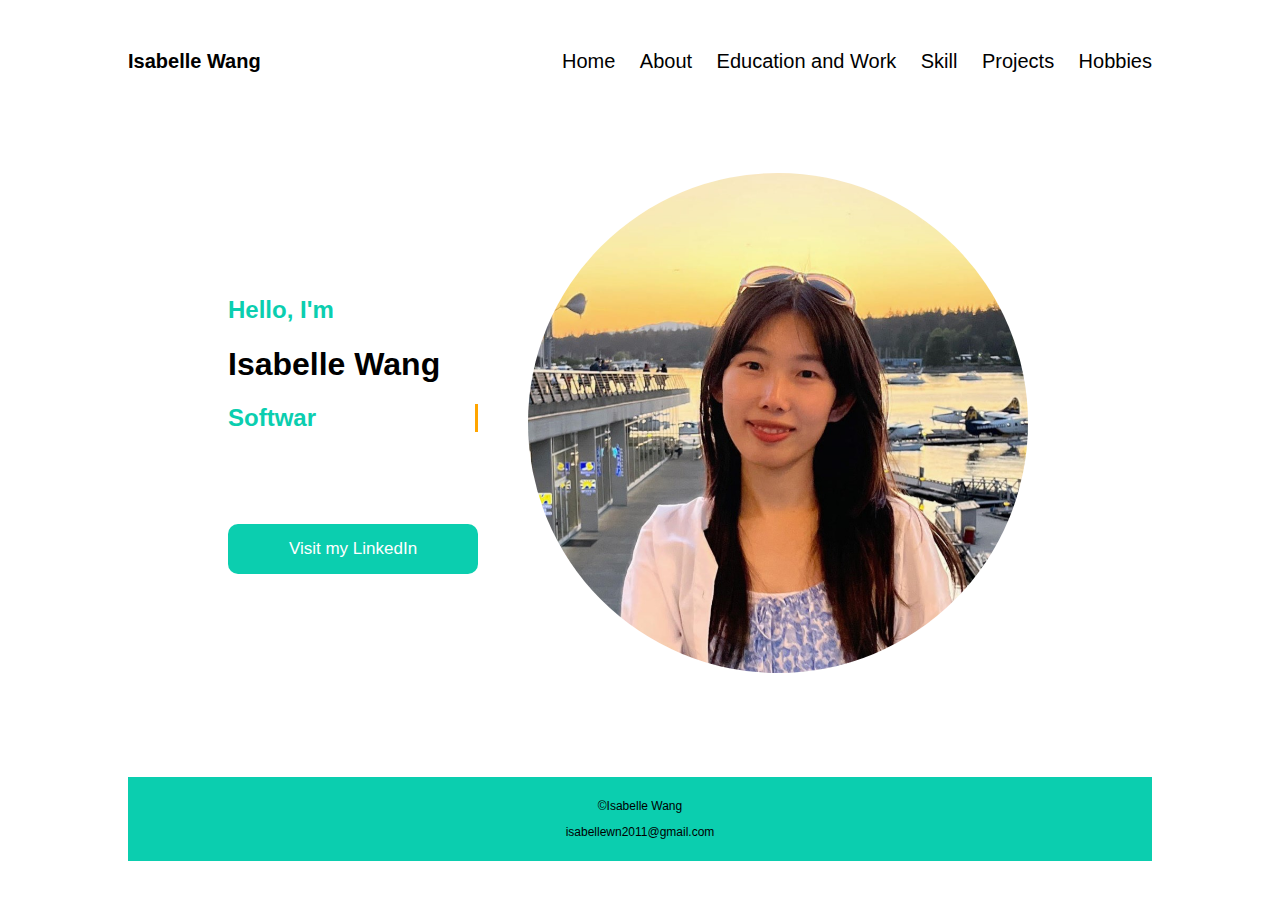
<file: index.html>
<!DOCTYPE html>
<html lang="en">

<head>
    <meta charset="utf-8">
    <title>Isabelle Wang's Website</title>
    <link rel="icon" type="image/x-icon" href="img/favicon.ico">
    <meta name="keywords" content="Isabelle Wang, Software QA Engineer, Vancouver">
    <meta name="description" content="Isabelle Wang's home page">
    <meta content="width=device-width, initial-scale=1.0" name="viewport">
    <link href="style.css" rel="stylesheet">
    <script src="type_effect.js"></script>
</head>

<body class="wrapper"> 

    <header>
        <div class="left" href="index.html">
            Isabelle Wang
        </div>

        <div class="right">
            <a href="index.html">Home</a>
            <a href="about_me.html">About</a>
            <a href="education_and_experience.html">Education and Work</a>
            <a href="skill.html">Skill</a>
            <a href="project.html">Projects</a>
            <a href="hobby.html">Hobbies</a>
        </div> 
    </header>
    
    <main>
        <div class="row">
            <div class="flex-item">
                <h2 class="green-text">Hello, I'm</h2>
                <h1>Isabelle Wang</h1>
                <h2 class='green-text' id="typewriter-text"></h2> <br><br><br><br>
                <a href="https://www.linkedin.com/in/isabelle-wang-248357293/"><button class="btn">Visit my LinkedIn</button></a>
            </div>
            <div class="flex-item">
                <img id="profile-img" src="img/isaProfile.jpg" alt="">
            </div>
            
        </div>

    </main>

    <footer>
        <p>&copy;Isabelle Wang</p>
        <p>isabellewn2011@gmail.com</p>
    </footer>
  
</body>
</html>
</file>
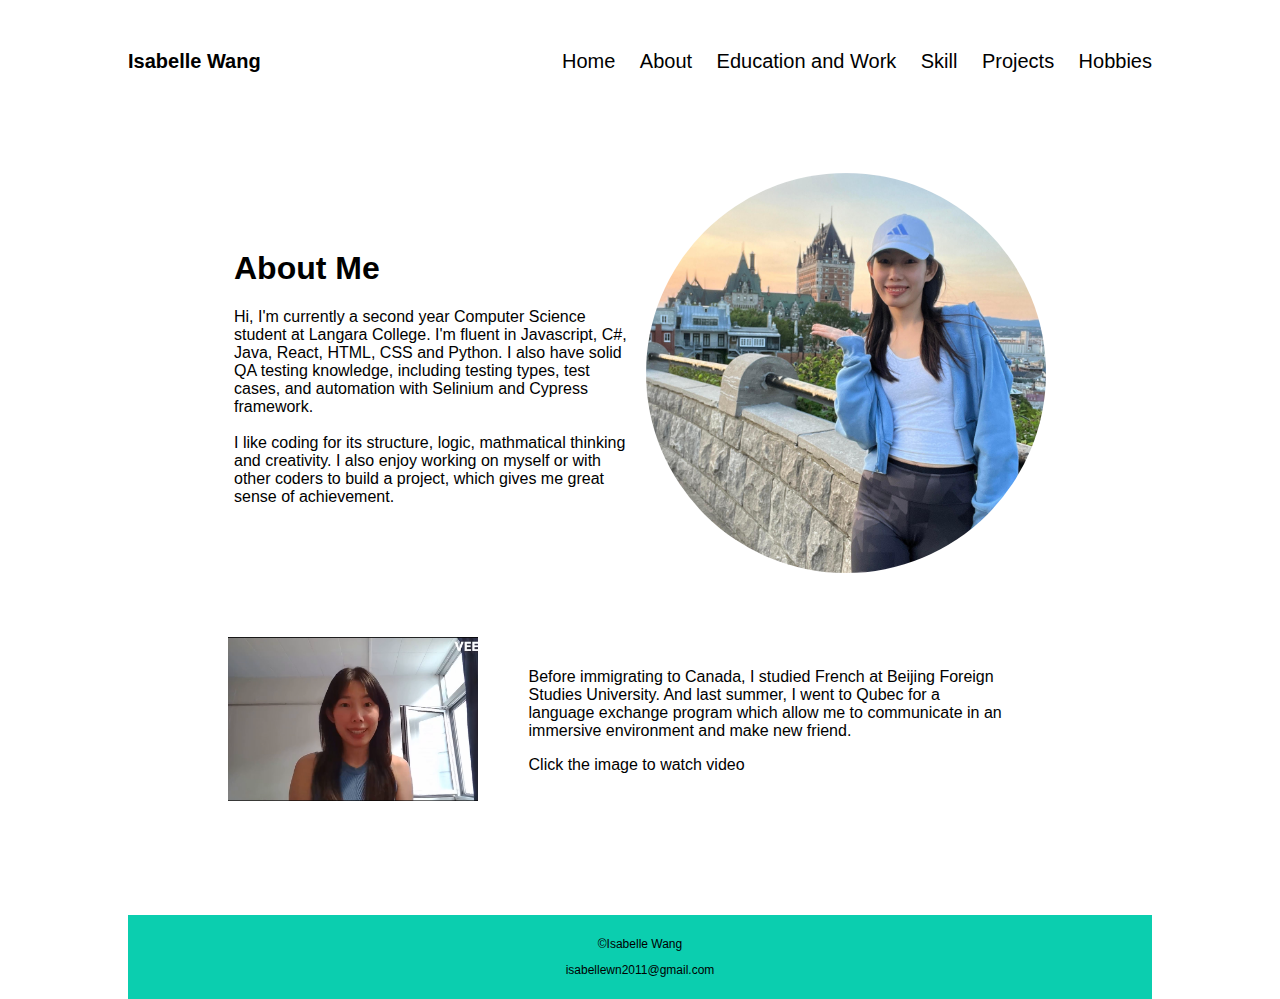
<file: about_me.html>
<!DOCTYPE html>
<html lang="en">

<head>
    <meta charset="utf-8">
    <title>Isabelle Wang's Website</title>
    <link rel="icon" type="image/x-icon" href="img/favicon.ico">
    <meta name="keywords" content="Isabelle Wang, Software QA Engineer, Vancouver">
    <meta name="description" content="Isabelle Wang's about-me page">
    <meta content="width=device-width, initial-scale=1.0" name="viewport">
    <link href="style.css" rel="stylesheet">
</head>

<body class="wrapper"> 
    <header>
        <div class="left" href="index.html">Isabelle Wang</div>

        <div class="right">
            <a href="index.html">Home</a>
            <a href="about_me.html">About</a>
            <a href="education_and_experience.html">Education and Work</a>
            <a href="skill.html">Skill</a>
            <a href="project.html">Projects</a>
            <a href="hobby.html">Hobbies</a>
        </div> 
    </header>
    
    <main>
        <div class="row">
            <div>
                <h1>About Me</h1>
                <p class="discription">
                    Hi, I'm currently a second year Computer Science student at Langara College. I'm fluent in Javascript, C#, Java, React, HTML, CSS and Python.
                    I also have solid QA testing knowledge, including testing types, test cases, and automation with Selinium and Cypress framework.<br><br>
                    I like coding for its structure, logic, mathmatical thinking and creativity. I also enjoy working on myself or with other coders to build a project, 
                    which gives me great sense of achievement.
                </p> 
            </div>
            <div><img class="img-round" src="img/aboutme.jpg" alt=""></div>
            
        </div>

        <div class="row">
            <div class="flex-item">
                <a href="https://drive.google.com/drive/folders/1sBuA8tYlI6I0cFrqVL9BKuDVSs1Tx8ri"><img class="img-fluid zoom" src="img/veed.png"> </a>
            </div>
            <div class="flex-item">
                <p>
                    Before immigrating to Canada, I studied French at Beijing Foreign Studies University. 
                    And last summer, I went to Qubec for a language exchange program which allow 
                    me to communicate in an immersive environment and make new friend.  
                </p>
                <p>Click the image to watch video</p>
            </div>
        </div>
    </main>

    <footer>
        <p>&copy;Isabelle Wang</p>
        <p>isabellewn2011@gmail.com</p>
    </footer>

</body>

</html>
</file>
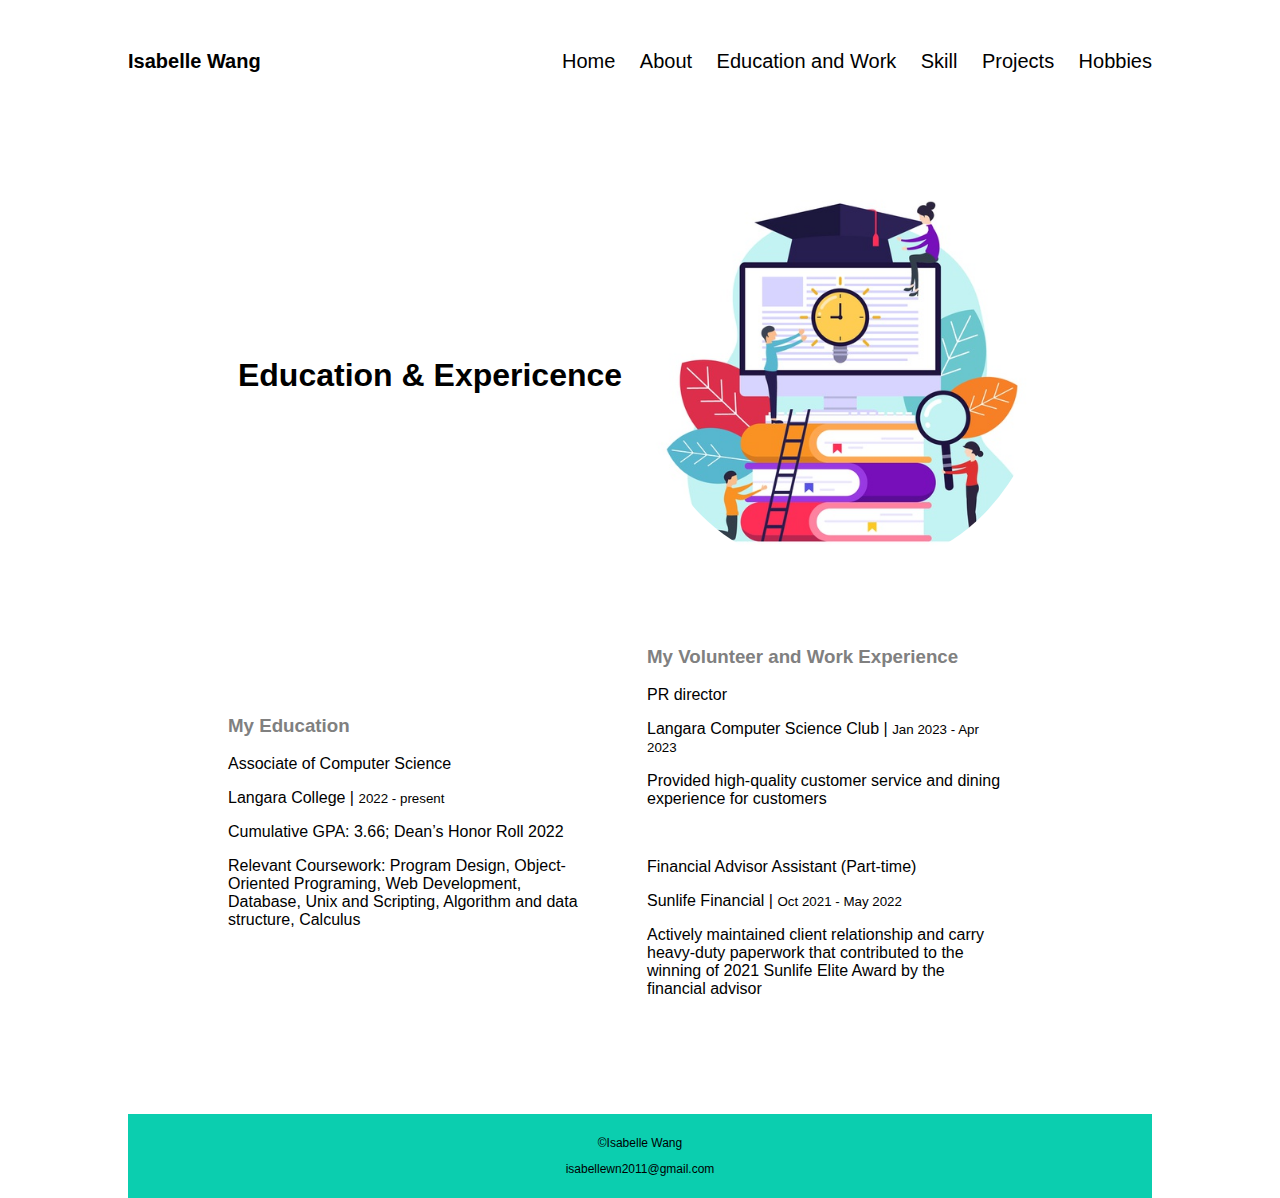
<file: education_and_experience.html>
<!DOCTYPE html>
<html lang="en">

<head>
    <meta charset="utf-8">
    <meta name="keywords" content="Isabelle Wang, Software QA Engineer, Vancouver">
    <meta name="description" content="Isabelle Wang's education and work experience page">
    <title>Isabelle Wang's Website</title>
    <link rel="icon" type="image/x-icon" href="img/favicon.ico">
    <meta content="width=device-width, initial-scale=1.0" name="viewport">
    <link href="style.css" rel="stylesheet">
</head>

<body class="wrapper">

    <header>
        <div class="left" href="index.html">Isabelle Wang</div>

        <div class="right">
            <a href="index.html">Home</a>
            <a href="about_me.html">About</a>
            <a href="education_and_experience.html">Education and Work</a>
            <a href="skill.html">Skill</a>
            <a href="project.html">Projects</a>
            <a href="hobby.html">Hobbies</a>
        </div> 
    </header>
    

    <main>
        <div class="row">
            <h1>Education & Expericence</h1>
            <div><img src="img/edu.png" class="img-round" alt=""></div>
        </div>
        
        <div class="row">
            <div class="flex-item">
                <h3 class="">My Education</h3>
                <div class="">
                    <p class=""><strong>Associate of Computer Science</strong></p>
                    <p class=""><strong>Langara College</strong> | <small>2022 - present</small></p>
                    <p>Cumulative GPA: 3.66; Dean’s Honor Roll 2022 </p>
                    <p>Relevant Coursework: Program Design, Object-Oriented Programing, Web Development, Database, Unix and Scripting, Algorithm and data structure, Calculus</p>
                </div>
            </div>
    
            <div class="flex-item">
                <h3 class="">My Volunteer and Work Experience</h3>
                <div class="">        
                    <p class=""><strong>PR director</strong></p>
                    <p class=""><strong>Langara Computer Science Club</strong> | <small>Jan 2023 - Apr 2023</small></p>
                    <p>Provided high-quality customer service and dining experience for customers</p>
                </div>
                <br>
                <div class=""> 
                    <p class=""><strong>Financial Advisor Assistant (Part-time) </strong></p>
                    <p class=""><strong>Sunlife Financial</strong> | <small>Oct 2021 - May 2022</small></p>
                    <p>Actively maintained client relationship and carry heavy-duty paperwork that contributed to the winning of 2021 Sunlife Elite Award by the financial advisor</p>
                </div>
                
            </div>
        </div>
    
    </main>

    <footer>
        <p>&copy;Isabelle Wang</p>
        <p>isabellewn2011@gmail.com</p>
    
    </footer>


</body>

</html>
</file>
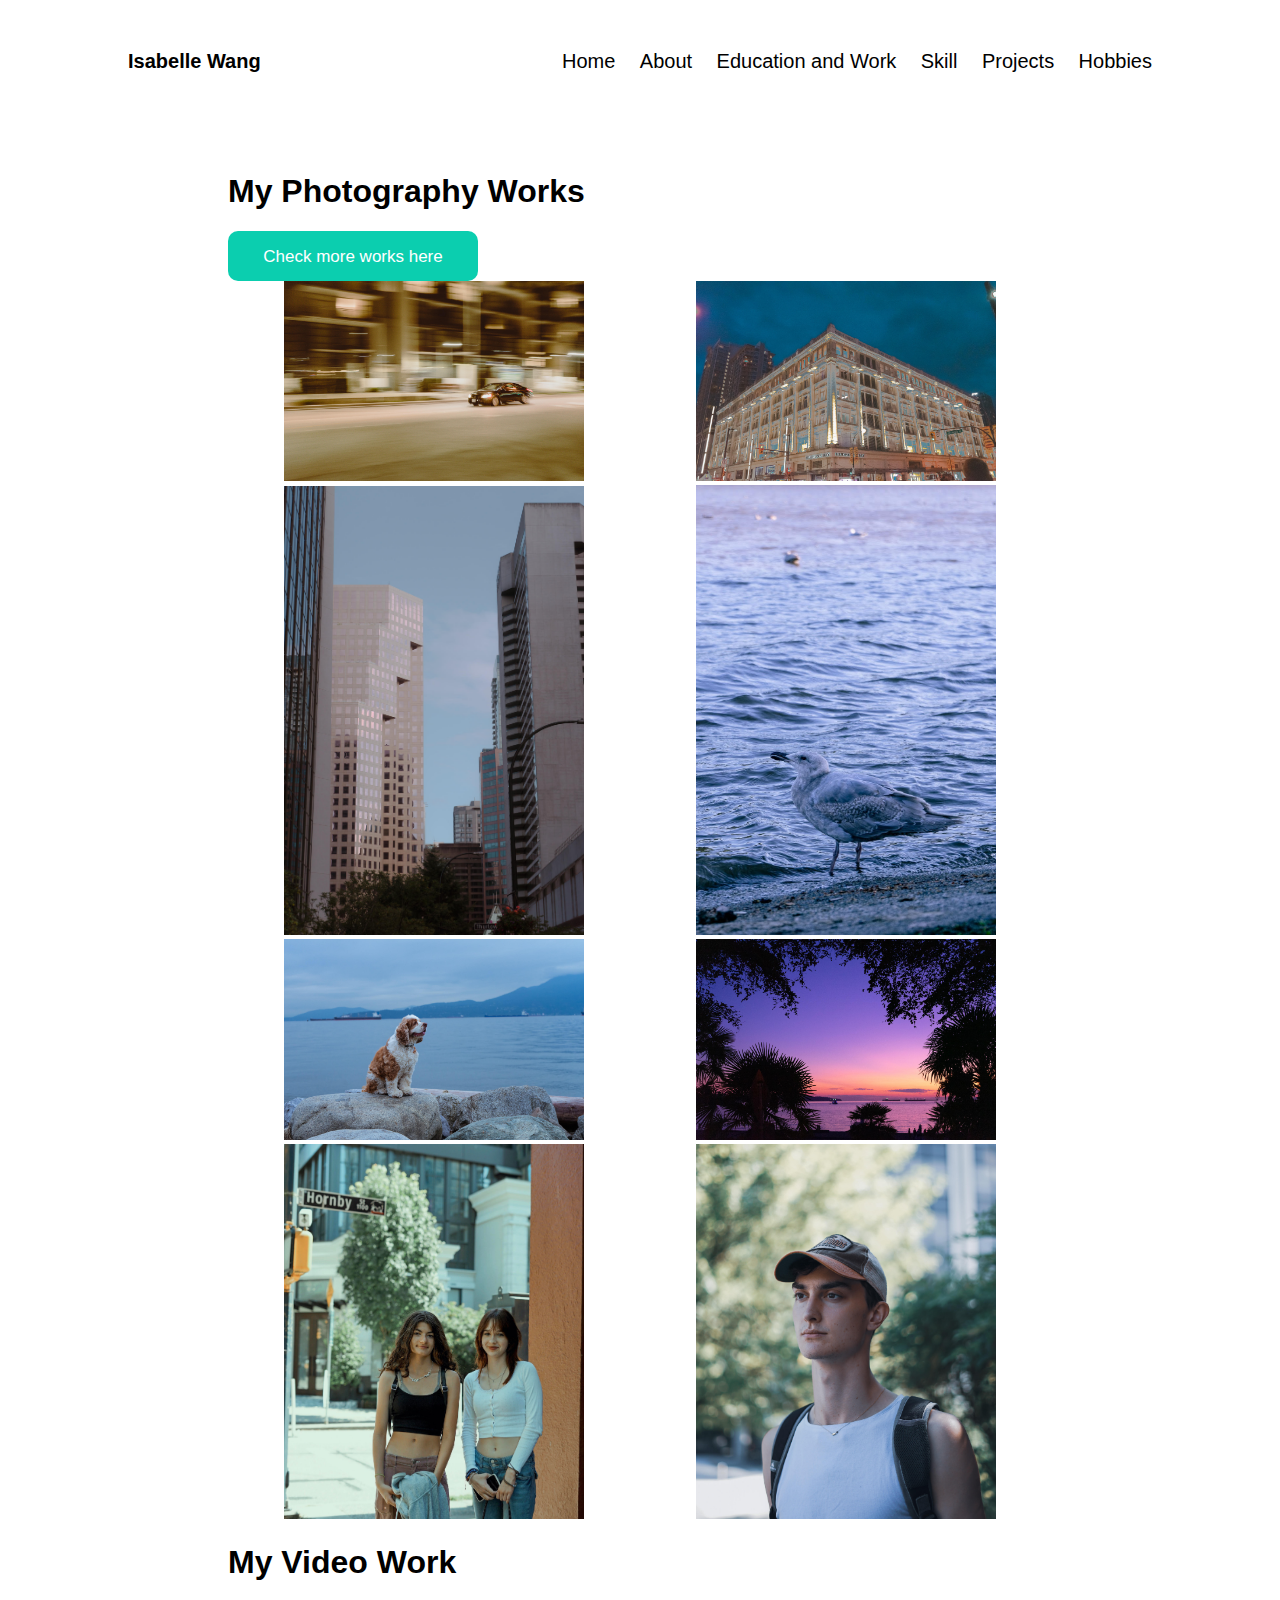
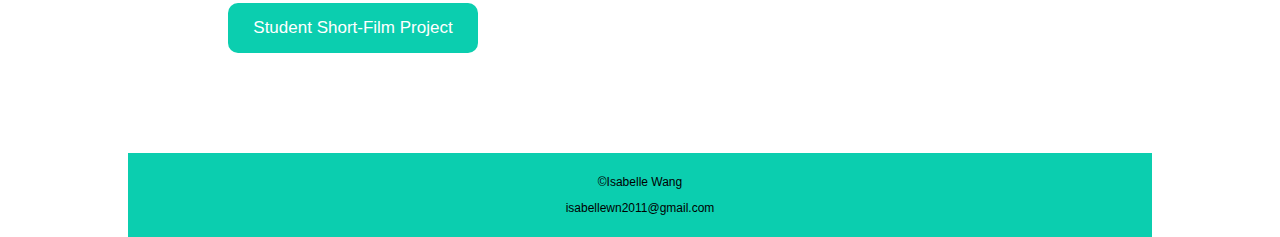
<file: hobby.html>
<!DOCTYPE html>
<html lang="en">

<head>
    <meta charset="utf-8">
    <meta name="keywords" content="Isabelle Wang, Software QA Engineer, Vancouver">
    <meta name="description" content="Isabelle Wang's hobby page">
    <title>Isabelle Wang's Website</title>
    <link rel="icon" type="image/x-icon" href="img/favicon.ico">
    <meta content="width=device-width, initial-scale=1.0" name="viewport">
    <link href="style.css" rel="stylesheet">
</head>

<body class="wrapper">

    <header>
        <div class="left" href="index.html">Isabelle Wang</div>

        <div class="right">
            <a href="index.html">Home</a>
            <a href="about_me.html">About</a>
            <a href="education_and_experience.html">Education and Work</a>
            <a href="skill.html">Skill</a>
            <a href="project.html">Projects</a>
            <a href="hobby.html">Hobbies</a>
        </div> 
    </header>

    <main>
        <h1 class="">My Photography Works</h1>
        <a href="https://www.instagram.com/ning_isabelle/"><button class="btn">Check more works here</button></a>
        
      
        <div class="hobby-container">
            <div class="">
                <img class="img-work" src="img/pic1.jpg" alt="">  
            </div>
            <div class="">
                <img class="img-work" src="img/pic2.jpg" alt=""> 
            </div>
            <div class="">
                <img class="img-work" src="img/pic3.jpg" alt=""> 
            </div>
            <div class="">
                <img class="img-work" src="img/pic4.jpg" alt=""> 
            </div> 
            <div class="">
                <img class="img-work" src="img/pic5.jpg" alt=""> 
            </div> 
            <div class="">
                <img class="img-work " src="img/pic6.jpg" alt=""> 
            </div> 
            <div class="">
                <img class="img-work" src="img/pic7.jpg" alt=""> 
            </div> 
            <div class="">
                <img class="img-work" src="img/pic8.jpg" alt=""> 
            </div> 
        </div> 

        <h1 class="">My Video Work</h1>
        <a href="https://www.youtube.com/watch?v=Lk291ZgktL4"><button class="btn">Student Short-Film Project</button></a>
        
        
    </main>
    <footer>
        <p>&copy;Isabelle Wang</p>
        <p>isabellewn2011@gmail.com</p>  
    </footer>
</body>


</html>
</file>
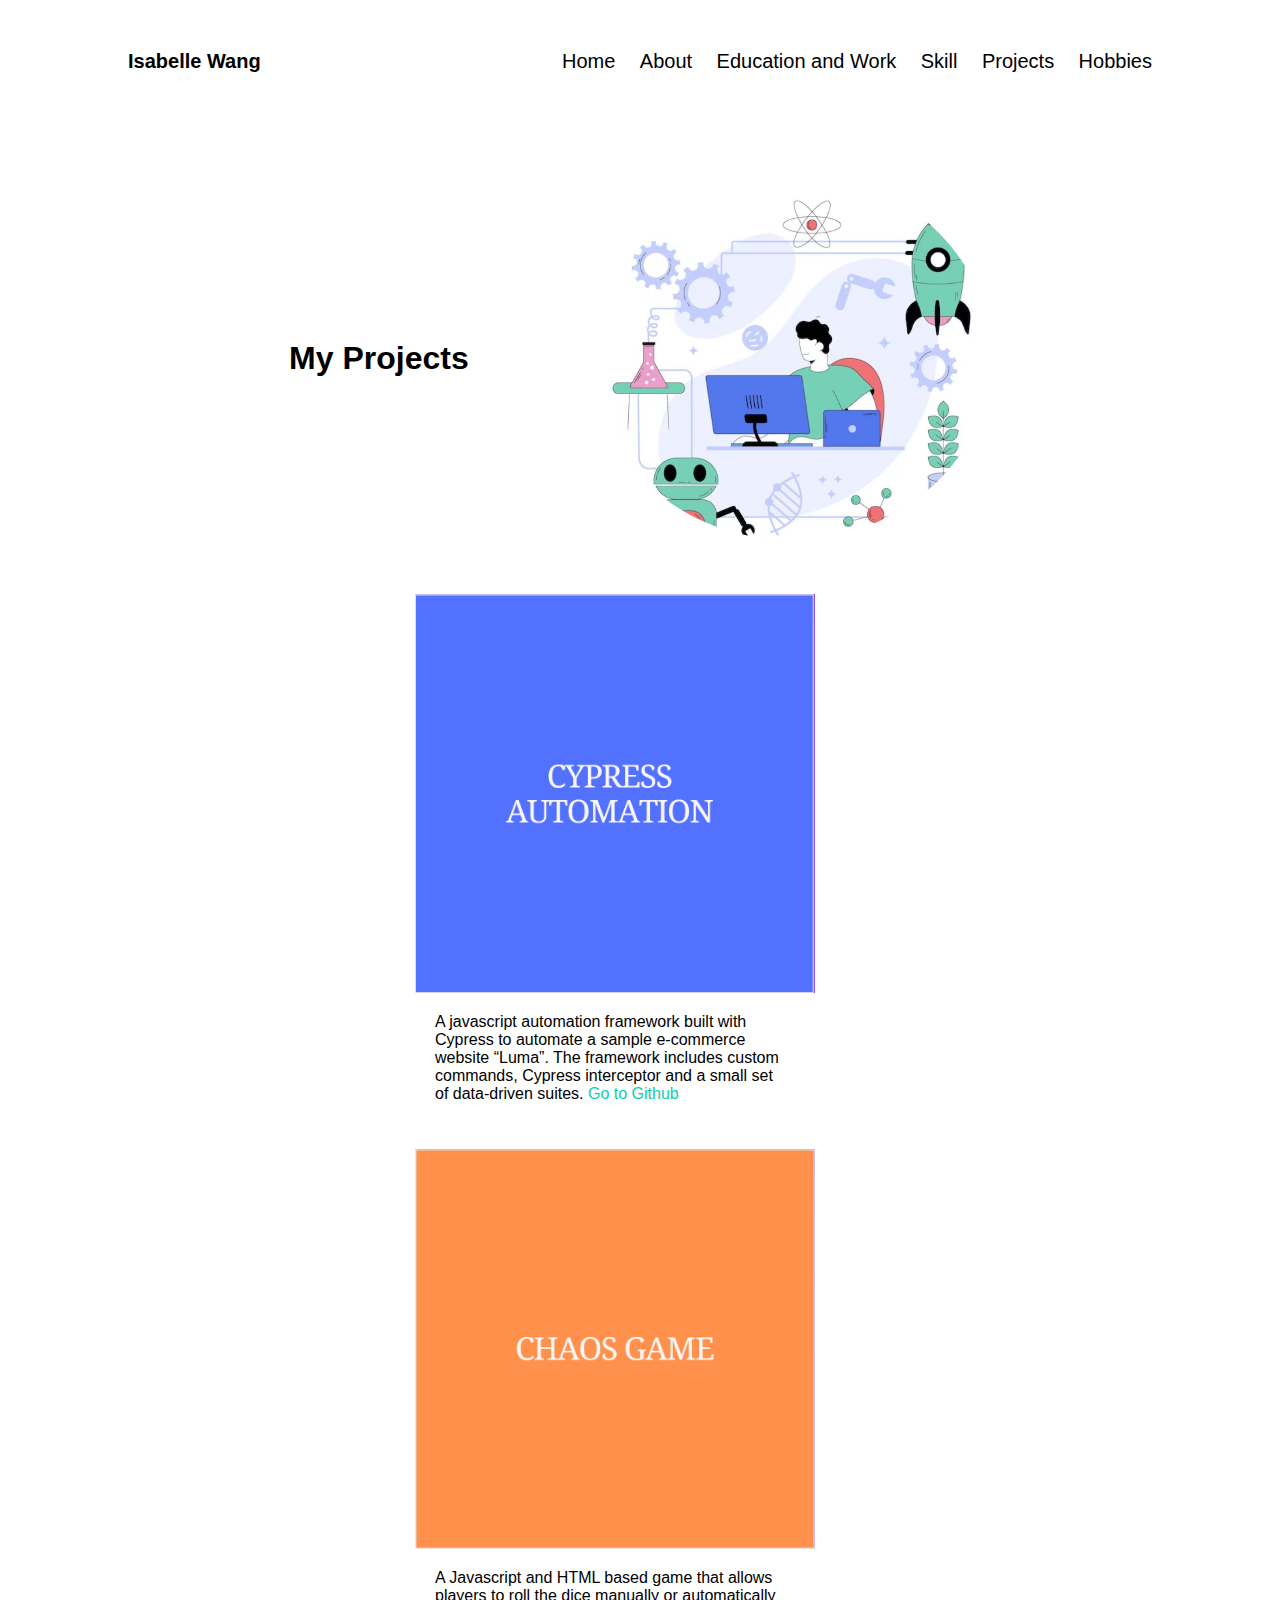
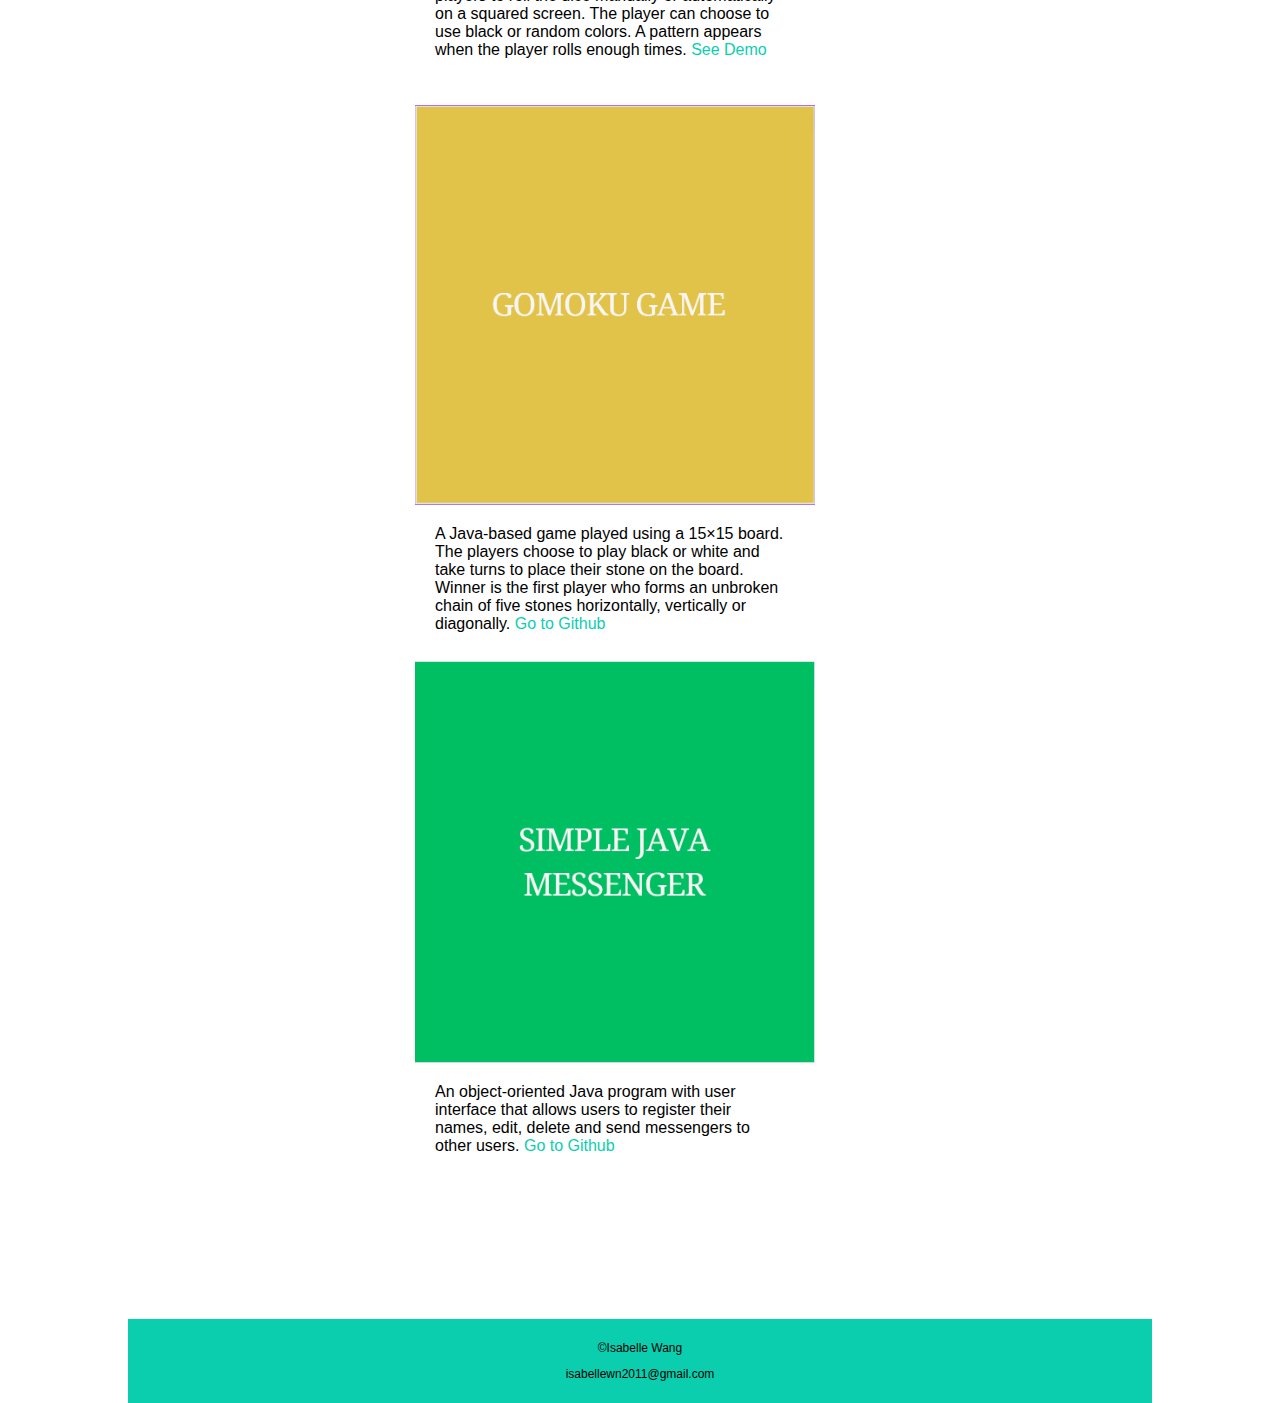
<file: project.html>
<!DOCTYPE html>
<html lang="en">

<head>
    <meta charset="utf-8">
    <title>Isabelle Wang's Website</title>
    <link rel="icon" type="image/x-icon" href="img/favicon.ico">
    <meta name="keywords" content="Isabelle Wang, Software QA Engineer, Vancouver">
    <meta name="description" content="Isabelle Wang's project page">
    <meta content="width=device-width, initial-scale=1.0" name="viewport">
    <link href="style.css" rel="stylesheet">
</head>

<body class="wrapper">
    <header>
        <div class="left" href="index.html">Isabelle Wang</div>

        <div class="right">
            <a href="index.html">Home</a>
            <a href="about_me.html">About</a>
            <a href="education_and_experience.html">Education and Work</a>
            <a href="skill.html">Skill</a>
            <a href="project.html">Projects</a>
            <a href="hobby.html">Hobbies</a>
        </div> 
    </header>
    
    <main>
        <div class="row">
            <h1>My Projects</h1>
            <div><img src="img/proj.jpg" class="img-round" alt=""></div>
        </div>
        <div class="project-container">
            <div class="flex-item project-item">
                <img class="project-img" src="img/proj-1.png" alt="">
                <p class="discription-sm">
                    A javascript automation framework built with Cypress to automate a sample e-commerce website “Luma”. The framework includes custom commands, Cypress interceptor and a small set of data-driven suites.
                    <a class="pro-link" href="https://github.com/Isabellewn/luma-website-automation">Go to Github</a>
                </p>
            </div>
            <div class="flex-item project-item">
                <img class="project-img" src="img/proj-2.png" alt="">
                <p class="discription-sm">A Javascript and HTML based game that allows players to roll the dice manually or automatically on a squared screen. 
                    The player can choose to use black or random colors. A pattern appears when the player rolls enough times.
                    <a class="pro-link" href="chaos_project/chaos.html">See Demo</a>
                </p>  
            </div>
            <div class="flex-item project-item">
                <img class="project-img" src="img/proj-3.png" alt="">
                <p class="discription-sm">A Java-based game played using a 15×15 board. The players choose to play black or white and take turns to place their stone on the board. 
                    Winner is the first player who forms an unbroken chain of five stones horizontally, vertically or diagonally. 
                    <a class="pro-link" href="https://github.com/Isabellewn/Gomoku.git">Go to Github</a>
                </p>

            </div>
            <div class="flex-item project-item">
                <img class="project-img" src="img/proj-4.png" alt="">
                <p class="discription-sm">An object-oriented Java program with user interface that allows users to register their names, 
                    edit, delete and send messengers to other users. 
                    <a class="pro-link" href="https://github.com/Isabellewn/Simple-Messenger.git">Go to Github</a>
                    </p>
            </div>
        </div>
    </main>

    <footer>
        <p>&copy;Isabelle Wang</p>
        <p>isabellewn2011@gmail.com</p>  
    </footer>

</body>

</html>
</file>
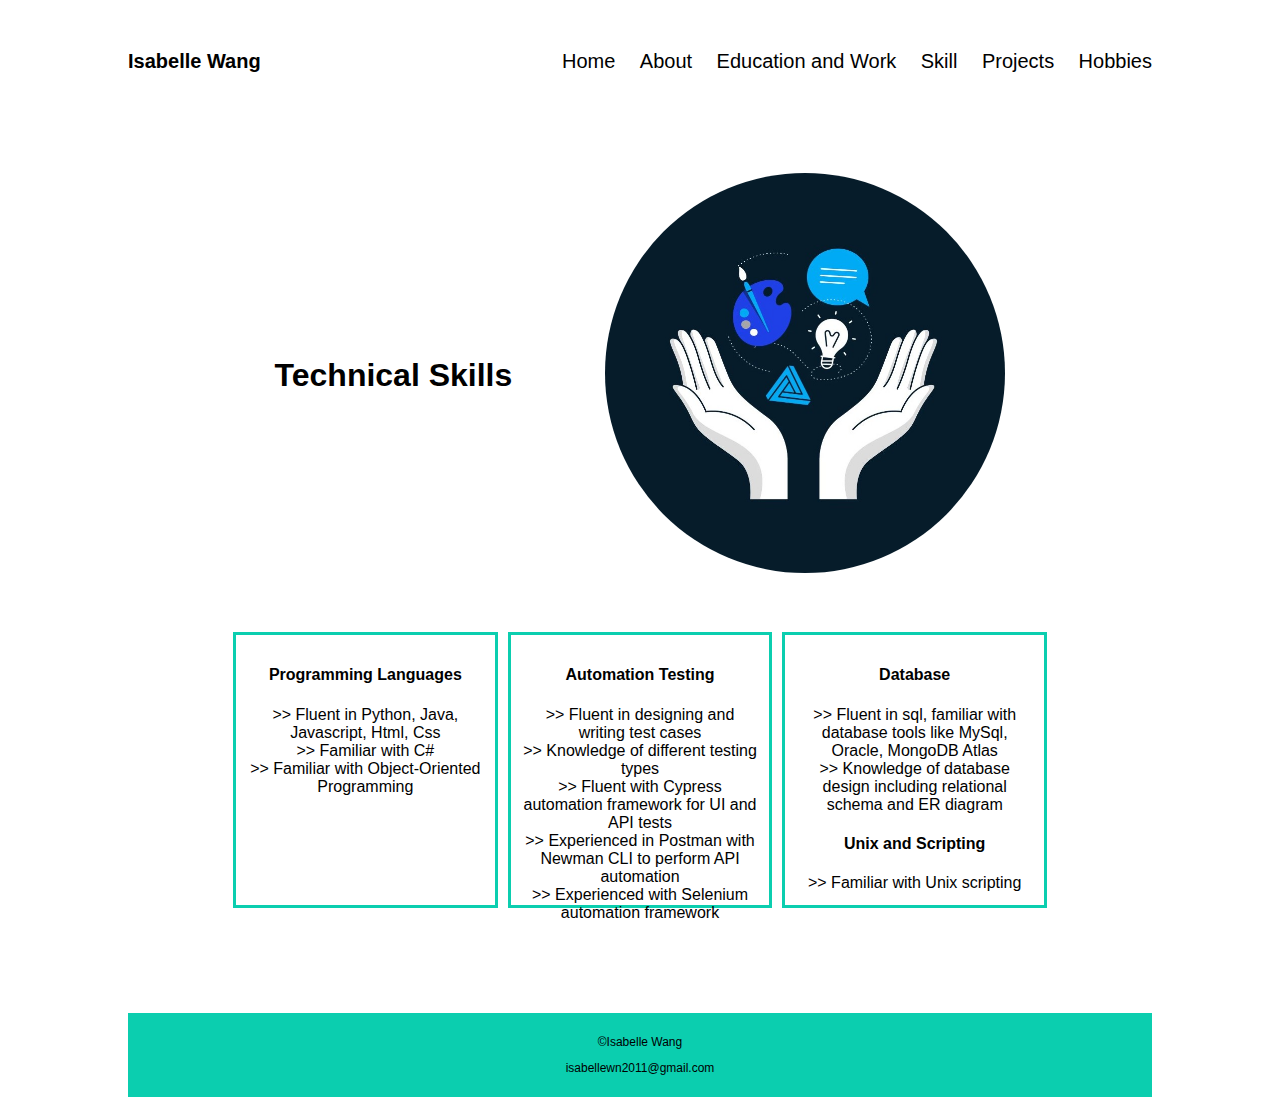
<file: skill.html>
<!DOCTYPE html>
<html lang="en">

<head>
    <meta charset="utf-8">
    <title>Isabelle Wang's Website</title>
    <link rel="icon" type="image/x-icon" href="img/favicon.ico">
    <meta name="keywords" content="Isabelle Wang, Software QA Engineer, Vancouver">
    <meta name="description" content="Isabelle Wang's skill page">
    <meta content="width=device-width, initial-scale=1.0" name="viewport">
    <link href="style.css" rel="stylesheet">
</head>

<body class="wrapper">
    <header>
        <div class="left" href="index.html">Isabelle Wang</div>
        <div class="right">
            <a href="index.html">Home</a>
            <a href="about_me.html">About</a>
            <a href="education_and_experience.html">Education and Work</a>
            <a href="skill.html">Skill</a>
            <a href="project.html">Projects</a>
            <a href="hobby.html">Hobbies</a>
        </div> 
    </header>

    <main>
        <div class="row">
            <h1>Technical Skills</h1>
            <div><img src="img/skill.jpg" class="img-round" alt=""></div>
        </div>

        <div class="row">
            <div class="col-4">
                <h4>Programming Languages</h4>
                <div class="skill-disc">
                    >> Fluent in Python, Java, Javascript, Html, Css<br>
                    >> Familiar with C#<br>
                    >> Familiar with Object-Oriented Programming
                </div>  
            </div>
            <div class="col-4">
                <h4>Automation Testing</h4>
                <div class="skill-disc">
                    >> Fluent in designing and writing test cases<br>
                    >> Knowledge of different testing types<br>
                    >> Fluent with Cypress automation framework for UI and API tests<br>
                    >> Experienced in Postman with Newman CLI to perform API automation<br> 
                    >> Experienced with Selenium automation framework<br>    
                </div>
            </div>
            <div class="col-4">
                <h4>Database</h4>
                <div class="skill-disc">
                    >> Fluent in sql, familiar with database tools like MySql, Oracle, MongoDB Atlas<br>
                    >> Knowledge of database design including relational schema and ER diagram
                </div>   
                <h4>Unix and Scripting </h4> 
                <div class="skill-disc">
                    >> Familiar with Unix scripting
                </div>  
            </div>   
        </div>
    </main>
        
    <footer>
        <p>&copy;Isabelle Wang</p>
        <p>isabellewn2011@gmail.com</p>
    
    </footer>

</body>

</html>
</file>
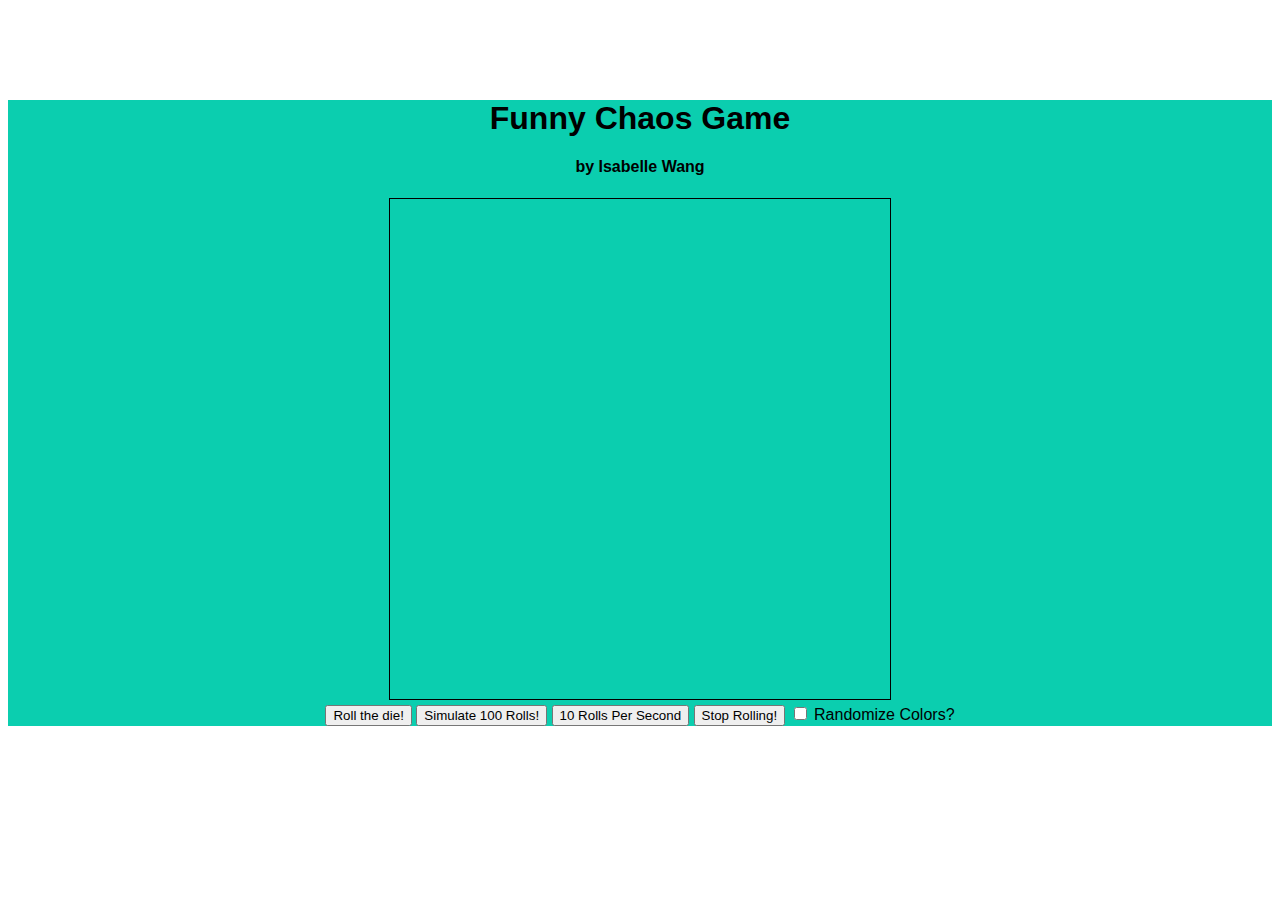
<file: chaos_project/chaos.html>
<!DOCTYPE html>
<html>
<head>
   <meta charset="utf-8">
   <title>Funny Chaos Project</title>
   <script src="chaos.js" type="text/javascript" defer></script>
   <style>
        #wrapper{
            margin-top: 100px;
            text-align: center;
            background-color: #0BCEAF;
            font-family:"Roboto", sans-serif;
        }
   </style>
</head>
<body style="background-color: white">
    <div id="wrapper">
        <h1>Funny Chaos Game</h1>
        <h4>by Isabelle Wang</h4>
        <canvas id="myCanvas" height="500" width="500" style="border: 1px solid black"></canvas><br>
        <button id="b1" onclick="executeProgram()">Roll the die!</button>
        <button id="b2" onclick="simulate()">Simulate 100 Rolls!</button>
        <button id="b3">10 Rolls Per Second</button>
        <button id="b4">Stop Rolling!</button>
        <input type="checkbox" id="colorbox">
        <label for="colorbox">Randomize Colors?</label>
    </div>



</body>
</html>
</file>
<file: style.css>
.wrapper{
    width: 80%;
    margin-top: 50px;
    margin-right: auto;
    margin-bottom: 0px;
    margin-left: auto;
    background-color: white;
    font-family: 'Barlow Semi Condensed',sans-serif;
    font-size: 16px;
    font-weight: 300;
}

header{
    display: flex;    
}

.left{
    font-size: 20px;
    font-weight: bold
    
}

.right{
    margin-left: auto;
}

a{
    text-decoration: none;
    color: black;
}

a:hover{
    color:#0BCEAF;
}

a.pro-link{
    color:#0BCEAF;;
}

.right a{
    margin-left: 20px;
    font-size: 20px;
}

h3{
    color: grey;
    font-weight: bold;
}

.green-text{
    color: #0BCEAF;
}

#typewriter-text {
    overflow: hidden;
    border-right: .15em solid orange; 
    white-space: nowrap; 
}

main{
    margin-top: 100px;
    margin-left: 100px;
    margin-right: 100px;
    margin-bottom: 100px;
}

.col-4{
    flex: 33.33%;
    height: 250px;
    padding: 10px;
    margin: 5px;
    border: 3px solid #0BCEAF;
    text-align: center;
  }


.row{
    display: flex;
    -ms-flex-align: center;
    justify-content: space-around;
    align-items: center;
    margin-bottom: 50px;
}

.hobby-container{
    display: flex;
    flex-wrap: wrap;
    align-items: center;
    justify-content: space-around;

}
.project-container{
    display: flex;
    flex-wrap: wrap;
    align-items: center;
    justify-content: space-around;

}

.flex-item{
    margin-right: 50px;
}

.lang-skill{
    text-align: center;
}
#profile-img{
    width: 500px;
    height: auto;
    border-radius: 50%;
}

.img-round{
    width: 400px;
    height: auto;
    border-radius: 50%;

}

.img-rectangle{
    width: 400px;
    height: auto;

}

.img-work{
    width: 300px;
    height: auto;

}

.project-img{
    width: 400px;
    height: auto;
}

.discription{
    width: 400px;
    height: auto;
}

.discription-sm{
    width: 350px;
    height: 120px;
    padding-left: 20px;
}

footer{
    background-color: #0BCEAF;
    font-size: 12px;
    text-align: center;
    padding: 10px;
}

table,th,td{
    border: solid 3px #0BCEAF;
    border-collapse: collapse;
    padding: 5px;
}

.white{
    background-color: white;
    border-radius: 10px;
    border: 1px solid;
}

.green{
    background-color: #0BCEAF;
    border-radius: 10px;
    height: 18px;
    transition-property: width;
    transition-duration: 5s;
}

.get-in-touch{
    margin-bottom: 50px;
    text-align: center;
}

.btn {
    width: 250px;
    height: 50px;
    border-radius: 10px;
    border: none;
    background: #0BCEAF;
    color: white;
    font-size: 17px;
    font-weight: 500;
    line-height: 1;
  }
  
  .btn:hover {
    transform: translateY(-15px);
    color:black;
  }

  .btn-for-pro{
    width: 200px;
    height: 50px;
    border-radius: 10px;
    border: none;
    background: #0BCEAF;
    color: white;
    font-size: 20px;
    font-weight: 500;
    line-height: 1;
  }

  .btn-for-pro:hover {
    transform: translateY(-15px);
  }

  .img-fluid {
    max-width: 100%;
    height: auto;
    margin-top: 10px;
    margin-bottom: 10px;
  }
  
  .zoom{
    transition: transform .3s;
  }
  .zoom:hover{
    transform: scale(1.2);
  }

@media (max-width: 1024px){
    .right{
        display: flex;
        flex-direction: column;
    }
    .col-6{
        display: flex;
        flex-direction: column;
        justify-content: space-around;
        align-items: center;
        margin-bottom: 50px;
    }

    .flex-item{
        margin-bottom: 50px;
    }

}

@media (max-width: 768px){
    .wrapper{
        width: 95%;
    }

    #profile-img{
        width: 400px;
        height: auto;
        border-radius: 50%;
    }

    .col-6{
        display: flex;
        align-items: center;
        margin-bottom: 50px;
    }

    .flex-item{
        margin-right: 0px;
    }


}
</file>
